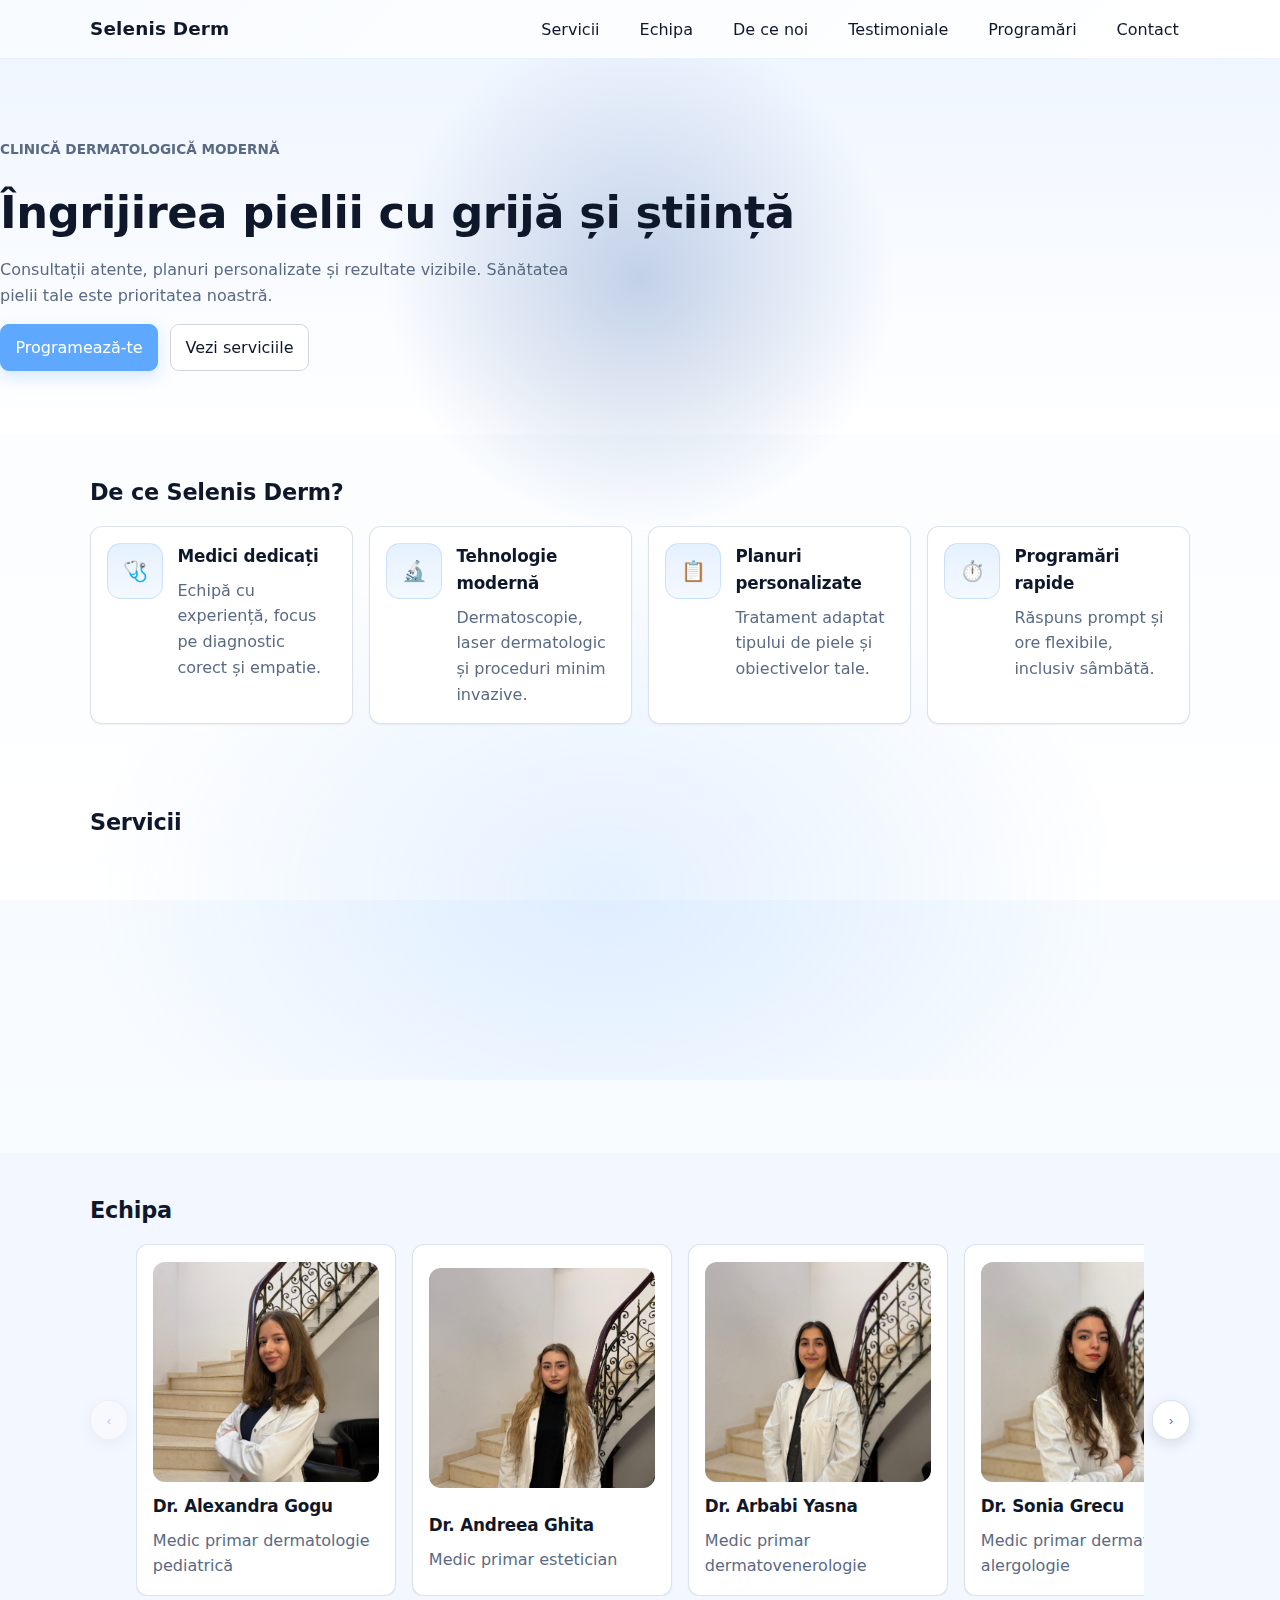
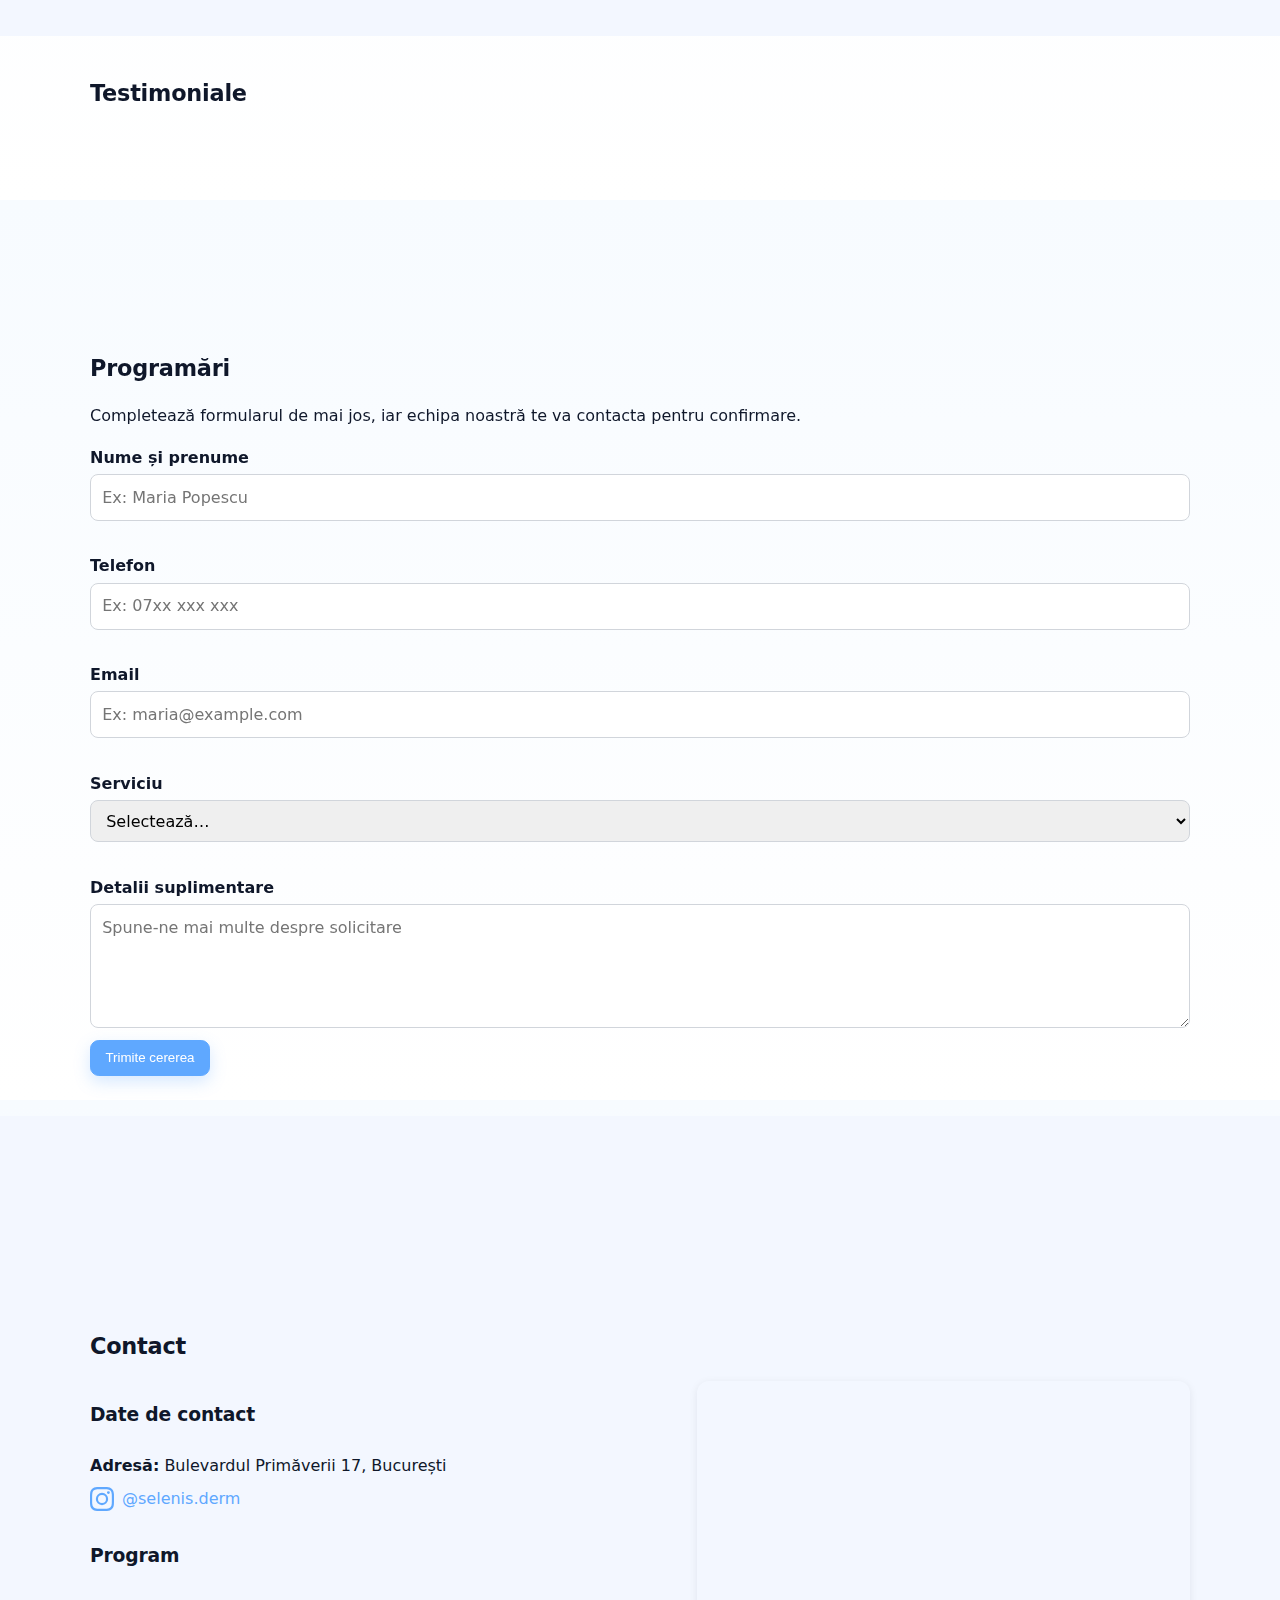
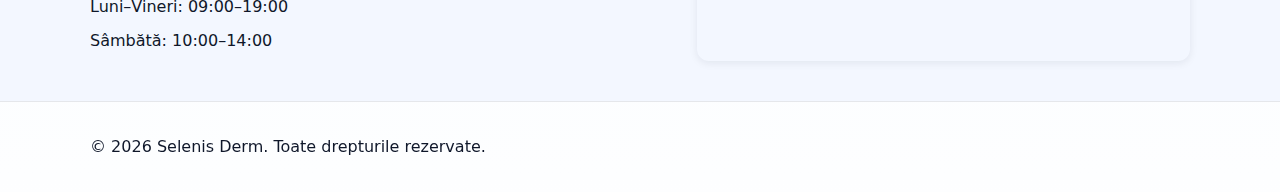
<file: index.html>
<!doctype html>
<html lang="ro">
  <head>
    <meta charset="utf-8" />
    <meta name="viewport" content="width=device-width, initial-scale=1" />
    <title>Selenis Derm — Clinică Dermatologică</title>
    <meta name="description" content="Clinică dermatologică modernă: dermatologie generală, dermatoestetică, tratamente pentru acnee, screening alunițe." />
    <meta property="og:title" content="Selenis Derm — Clinică Dermatologică" />
    <meta property="og:description" content="Îngrijirea pielii cu grijă și știință. Programări rapide și servicii moderne." />
    <meta property="og:type" content="website" />
    <meta property="og:locale" content="ro_RO" />
    <link rel="icon" href="data:image/svg+xml,<svg xmlns='http://www.w3.org/2000/svg' viewBox='0 0 32 32'><circle cx='16' cy='16' r='14' fill='%2385d0c9'/><path d='M8 18c4-10 12-10 16 0' stroke='%23fff' stroke-width='2' fill='none' /></svg>">
    <link rel="stylesheet" href="styles.css" />
  </head>
  <body>
    <header class="site-header">
      <div class="container header-inner">
        <a class="brand" href="#hero">Selenis Derm</a>
        <button class="nav-toggle" aria-label="Deschide meniul" aria-expanded="false">
          <span></span>
          <span></span>
          <span></span>
        </button>
        <nav class="site-nav" aria-label="Navigație principală">
          <ul>
            <li><a href="#servicii">Servicii</a></li>
            <li><a href="#echipa">Echipa</a></li>
            <li><a href="#beneficii">De ce noi</a></li>
            <li><a href="#testimoniale">Testimoniale</a></li>
            <li><a href="#programari">Programări</a></li>
            <li><a href="#contact">Contact</a></li>
          </ul>
        </nav>
      </div>
    </header>

    <main>
      <section id="hero" class="hero">
        <div class="hero-inner">
          <p class="eyebrow will-reveal" data-reveal>Clinică dermatologică modernă</p>
          <h1 class="will-reveal" data-reveal>Îngrijirea pielii cu grijă și știință</h1>
          <p class="will-reveal" data-reveal>Consultații atente, planuri personalizate și rezultate vizibile. Sănătatea pielii tale este prioritatea noastră.</p>
          <div class="hero-cta will-reveal" data-reveal>
            <a class="btn primary" href="#programari">Programează-te</a>
            <a class="btn" href="#servicii">Vezi serviciile</a>
          </div>
        </div>
      </section>

      <section id="beneficii" class="section">
        <div class="container">
          <h2>De ce Selenis Derm?</h2>
          <div class="grid benefits">
            <article class="card benefit will-reveal" data-reveal>
              <div class="icon" aria-hidden="true">🩺</div>
              <div>
                <h3>Medici dedicați</h3>
                <p>Echipă cu experiență, focus pe diagnostic corect și empatie.</p>
              </div>
            </article>
            <article class="card benefit will-reveal" data-reveal>
              <div class="icon" aria-hidden="true">🔬</div>
              <div>
                <h3>Tehnologie modernă</h3>
                <p>Dermatoscopie, laser dermatologic și proceduri minim invazive.</p>
              </div>
            </article>
            <article class="card benefit will-reveal" data-reveal>
              <div class="icon" aria-hidden="true">📋</div>
              <div>
                <h3>Planuri personalizate</h3>
                <p>Tratament adaptat tipului de piele și obiectivelor tale.</p>
              </div>
            </article>
            <article class="card benefit will-reveal" data-reveal>
              <div class="icon" aria-hidden="true">⏱️</div>
              <div>
                <h3>Programări rapide</h3>
                <p>Răspuns prompt și ore flexibile, inclusiv sâmbătă.</p>
              </div>
            </article>
          </div>
        </div>
      </section>

      <section id="servicii" class="section">
        <div class="container">
          <h2>Servicii</h2>
          <div class="grid">
            <article class="card will-reveal" data-reveal>
              <h3>Dermatologie generală</h3>
              <p>Consultații pentru afecțiuni ale pielii, scalpului și unghiilor.</p>
            </article>
            <article class="card will-reveal" data-reveal>
              <h3>Dermatoestetică</h3>
              <p>Proceduri minim invazive pentru rejuvenare și corecții estetice.</p>
            </article>
            <article class="card will-reveal" data-reveal>
              <h3>Tratamente acnee</h3>
              <p>Planuri personalizate pentru acnee inflamatorie și cicatrici.</p>
            </article>
            <article class="card will-reveal" data-reveal>
              <h3>Screening alunițe</h3>
              <p>Evaluare dermatoscopică periodică pentru leziuni pigmentare.</p>
            </article>
            <article class="card will-reveal" data-reveal>
              <h3>Dermatoscopie</h3>
              <p>Analiză detaliată a leziunilor cutanate pentru diagnostic precoce.</p>
            </article>
            <article class="card will-reveal" data-reveal>
              <h3>Laser dermatologic</h3>
              <p>Îndepărtare leziuni benigne, angiome și tratamente vasculare.</p>
            </article>
          </div>
        </div>
      </section>

      <section id="echipa" class="section alt">
        <div class="container">
          <h2>Echipa</h2>
          <div class="team-slider" aria-label="Slider echipă">
            <button class="slider-btn prev" aria-label="Anterior">‹</button>
            <div class="slider-window">
              <div class="slider-track">
                <article class="card person slide">
                  <img src="assets/drs/dr (9).jpeg" alt="Medic echipa Selenis 9" />
                  <div>
                    <h3>Dr. Alexandra Gogu</h3>
                    <p>Medic primar dermatologie pediatrică</p>
                  </div>
                </article>
                <article class="card person slide">
                  <img src="assets/drs/dr (1).jpeg" alt="Medic echipa Selenis 1" />
                  <div>
                    <h3>Dr. Andreea Ghita</h3>
                    <p>Medic primar estetician</p>
                  </div>
                </article>
                <article class="card person slide">
                  <img src="assets/drs/dr (2).jpeg" alt="Medic echipa Selenis 2" />
                  <div>
                    <h3>Dr. Arbabi Yasna</h3>
                    <p>Medic primar dermatovenerologie</p>
                  </div>
                </article>
                <article class="card person slide">
                  <img src="assets/drs/dr (3).jpeg" alt="Medic echipa Selenis 3" />
                  <div>
                    <h3>Dr. Sonia Grecu</h3>
                    <p>Medic primar dermatologie-alergologie</p>
                  </div>
                </article>
                <article class="card person slide">
                  <img src="assets/drs/dr (4).jpeg" alt="Medic echipa Selenis 4" />
                  <div>
                    <h3>Dr. Andrei Goia</h3>
                    <p>Medic primar ATI</p>
                  </div>
                </article>
                <article class="card person slide">
                  <img src="assets/drs/dr (5).jpeg" alt="Medic echipa Selenis 5" />
                  <div>
                    <h3>Dr. Alina Gordila</h3>
                    <p>Medic primar dermatologie-oncologie</p>
                  </div>
                </article>
                <article class="card person slide">
                  <img src="assets/drs/dr (6).jpeg" alt="Medic echipa Selenis 6" />
                  <div>
                    <h3>Dr. Eliza Girleanu</h3>
                    <p>Medic primar imuno-dermatologie</p>
                  </div>
                </article>
                <article class="card person slide">
                  <img src="assets/drs/dr (7).jpeg" alt="Medic echipa Selenis 7" />
                  <div>
                    <h3>Dr. Maria Girigan</h3>
                    <p>Medic primar chirurgie plastică</p>
                  </div>
                </article>
                <article class="card person slide">
                  <img src="assets/drs/dr (8).jpeg" alt="Medic echipa Selenis 8" />
                  <div>
                    <h3>Dr. Casian Grigoraș</h3>
                    <p>Medic primar anatomopatolog</p>
                  </div>
                </article>
                <article class="card person slide">
                  <img src="assets/drs/dr (11).jpeg" alt="Medic echipa Selenis 11" />
                  <div>
                    <h3>Dr. Tudor Gitlan</h3>
                    <p>Medic specialist dermatovenerologie</p>
                  </div>
                </article>
                <article class="card person slide">
                  <img src="assets/drs/dr (12).jpeg" alt="Medic echipa Selenis 12" />
                  <div>
                    <h3>Dr. Andrei-Alexandru Grădinaru</h3>
                    <p>Medic specialist estetician</p>
                  </div>
                </article>
                <article class="card person slide">
                  <img src="assets/drs/dr (13).jpeg" alt="Medic echipa Selenis 13" />
                  <div>
                    <h3>Dr. Andra Godea</h3>
                    <p>Medic primar endocrinologie/manager</p>
                  </div>
                </article>
                <article class="card person slide">
                  <img src="assets/drs/dr (14).jpeg" alt="Medic echipa Selenis 14" />
                  <div>
                    <h3>Dr. Darina Giosan</h3>
                    <p>Medic primar dermatologie-alergologie</p>
                  </div>
                </article>
                <article class="card person slide">
                  <img src="assets/drs/dr (15).jpeg" alt="Medic echipa Selenis 15" />
                  <div>
                    <h3>Dr. Ana Ghiondea</h3>
                    <p>Medic specialist dermatologie pediatrică</p>
                  </div>
                </article>
                <article class="card person slide">
                  <img src="assets/drs/dr (16).jpeg" alt="Medic echipa Selenis 16" />
                  <div>
                    <h3>Dr. Alexia Grădinaru</h3>
                    <p>Medic specialist dermatovenerologie</p>
                  </div>
                </article>
                <article class="card person slide">
                  <img src="assets/drs/dr (10).jpeg" alt="Medic echipa Selenis 10" />
                  <div>
                    <h3>Dr. Diana Grecu</h3>
                    <p>Medic primar medicină de laborator</p>
                  </div>
                </article>
              </div>
            </div>
            <button class="slider-btn next" aria-label="Următor">›</button>
          </div>
        </div>
      </section>

      <section id="testimoniale" class="section">
        <div class="container">
          <h2>Testimoniale</h2>
          <div class="grid testimonials">
            <article class="card quote will-reveal" data-reveal>
              <p>„După câteva ședințe, acneea mea s-a ameliorat vizibil. Recomand!”</p>
              <div class="meta">— A., 24 ani • ★★★★★</div>
            </article>
            <article class="card quote will-reveal" data-reveal>
              <p>„Explicații clare și tratament eficient. M-am simțit în siguranță.”</p>
              <div class="meta">— M., 31 ani • ★★★★☆</div>
            </article>
            <article class="card quote will-reveal" data-reveal>
              <p>„Consultație atentă, protocoale moderne. Rezultatele au fost peste așteptări.”</p>
              <div class="meta">— M., 42 ani • ★★★★★</div>
            </article>
          </div>
        </div>
      </section>

      <section id="programari" class="section">
        <div class="container">
          <h2>Programări</h2>
          <p>Completează formularul de mai jos, iar echipa noastră te va contacta pentru confirmare.</p>
          <form id="booking-form" class="form" novalidate>
            <div class="form-row">
              <label for="name">Nume și prenume</label>
              <input id="name" name="name" type="text" required placeholder="Ex: Maria Popescu" />
              <small class="error" data-error-for="name"></small>
            </div>
            <div class="form-row">
              <label for="phone">Telefon</label>
              <input id="phone" name="phone" type="tel" required placeholder="Ex: 07xx xxx xxx" />
              <small class="error" data-error-for="phone"></small>
            </div>
            <div class="form-row">
              <label for="email">Email</label>
              <input id="email" name="email" type="email" required placeholder="Ex: maria@example.com" />
              <small class="error" data-error-for="email"></small>
            </div>
            <div class="form-row">
              <label for="service">Serviciu</label>
              <select id="service" name="service" required>
                <option value="">Selectează…</option>
                <option>Consultație dermatologie</option>
                <option>Dermatoestetică</option>
                <option>Tratamente acnee</option>
                <option>Screening alunițe</option>
              </select>
              <small class="error" data-error-for="service"></small>
            </div>
            <div class="form-row">
              <label for="message">Detalii suplimentare</label>
              <textarea id="message" name="message" rows="4" placeholder="Spune-ne mai multe despre solicitare"></textarea>
            </div>
            <div class="form-actions">
              <button type="submit" class="btn primary">Trimite cererea</button>
              <p class="success" hidden>Mulțumim! Cererea ta a fost înregistrată.</p>
            </div>
          </form>
        </div>
      </section>

      <section class="section cta">
        <div class="container cta-inner will-reveal" data-reveal>
          <div>
            <h2>Ai grijă de pielea ta, începe azi</h2>
            <p class="muted">Programează o consultație și primești un plan personalizat.</p>
          </div>
          <a class="btn primary" href="#programari">Programează-te</a>
        </div>
      </section>

      <section id="contact" class="section alt">
        <div class="container">
          <h2>Contact</h2>
          <div class="contact-block">
            <div>
              <h3>Date de contact</h3>
              <ul class="contact-list">
                <li><strong>Adresă:</strong> Bulevardul Primăverii 17, București</li>
                <li class="instagram-link">
                  <a href="https://instagram.com/selenis.derm" target="_blank" rel="noopener noreferrer" aria-label="Instagram Selenis Derm">
                    <svg width="24" height="24" viewBox="0 0 24 24" fill="none" xmlns="http://www.w3.org/2000/svg" aria-hidden="true">
                      <path d="M12 2.163c3.204 0 3.584.012 4.85.07 3.252.148 4.771 1.691 4.919 4.919.058 1.265.069 1.645.069 4.849 0 3.205-.012 3.584-.069 4.849-.149 3.225-1.664 4.771-4.919 4.919-1.266.058-1.644.07-4.85.07-3.204 0-3.584-.012-4.849-.07-3.26-.149-4.771-1.699-4.919-4.92-.058-1.265-.07-1.644-.07-4.849 0-3.204.013-3.583.07-4.849.149-3.227 1.664-4.771 4.919-4.919 1.266-.057 1.645-.069 4.849-.069zM12 0C8.741 0 8.333.014 7.053.072 2.695.272.273 2.69.073 7.052.014 8.333 0 8.741 0 12c0 3.259.014 3.668.072 4.948.2 4.358 2.618 6.78 6.98 6.98C8.333 23.986 8.741 24 12 24c3.259 0 3.668-.014 4.948-.072 4.354-.2 6.782-2.618 6.979-6.98.059-1.28.073-1.689.073-4.948 0-3.259-.014-3.667-.072-4.947-.196-4.354-2.617-6.78-6.979-6.98C15.668.014 15.259 0 12 0zm0 5.838a6.162 6.162 0 100 12.324 6.162 6.162 0 000-12.324zM12 16a4 4 0 110-8 4 4 0 010 8zm6.406-11.845a1.44 1.44 0 100 2.881 1.44 1.44 0 000-2.881z" fill="currentColor"/>
                    </svg>
                    <span>@selenis.derm</span>
                  </a>
                </li>
              </ul>
              <h3>Program</h3>
              <ul class="contact-list">
                <li>Luni–Vineri: 09:00–19:00</li>
                <li>Sâmbătă: 10:00–14:00</li>
              </ul>
            </div>
            <div class="map-container">
              <iframe
                src="https://www.google.com/maps/embed?pb=!1m18!1m12!1m3!1d2847.8739614486797!2d26.0846!3d44.4698!2m3!1f0!2f0!3f0!3m2!1i1024!2i768!4f13.1!3m3!1m2!1s0x40b201f39e6c0001%3A0x1!2sBulevardul%20Prim%C4%83verii%2017%2C%20Bucure%C8%99ti!5e0!3m2!1sen!2sro!4v1234567890"
                width="100%"
                height="100%"
                style="border:0;"
                allowfullscreen=""
                loading="lazy"
                referrerpolicy="no-referrer-when-downgrade"
                title="Locație Selenis Derm pe hartă">
              </iframe>
            </div>
          </div>
        </div>
      </section>
    </main>

    <footer class="site-footer">
      <div class="container footer-inner">
        <p>© <span id="year"></span> Selenis Derm. Toate drepturile rezervate.</p>
      </div>
    </footer>

    <script src="script.js"></script>
  </body>
</html>
</file>
<file: styles.css>
/* Paletă simplă și curată */
:root {
  --bg: #ffffff;
  --text: #0f172a; /* slate-900 */
  --muted: #5a6a85; /* slate-500-ish */
  --primary: #5fa8ff; /* baby blue */
  --primary-700: #3b7dd6;
  --surface: #f3f7ff; /* very light blue */
  --ring: rgba(95, 168, 255, 0.28);
  --accent: #f0f6ff; /* accent light */
}

/* Reset de bază */
* { box-sizing: border-box; }
html, body { height: 100%; }
body {
  margin: 0;
  font-family: system-ui, -apple-system, Segoe UI, Roboto, "Helvetica Neue", Arial, "Noto Sans", "Apple Color Emoji", "Segoe UI Emoji";
  color: var(--text);
  background: linear-gradient(180deg, #f7fbff, #ffffff);
  line-height: 1.6;
}
h1, h2, h3 { letter-spacing: -0.01em; }
img { max-width: 100%; display: block; }
a { color: inherit; text-decoration: none; }
main, .site-header, .site-footer { position: relative; z-index: 1; }
/* Fundal global cu glow-uri blurate pentru un look modern */
body::after {
  content: "";
  position: fixed;
  inset: -20vh -20vw;
  background:
    radial-gradient(38% 38% at 12% 18%, rgba(95,168,255,0.22), rgba(95,168,255,0) 60%),
    radial-gradient(42% 42% at 82% 10%, rgba(171,205,255,0.24), rgba(171,205,255,0) 60%),
    radial-gradient(48% 48% at 48% 85%, rgba(95,168,255,0.16), rgba(95,168,255,0) 60%);
  pointer-events: none;
  z-index: 0;
}

.container {
  width: min(1100px, 92%);
  margin: 0 auto;
}

/* Header modern cu gradient + blur */
.site-header {
  position: sticky;
  top: 0;
  z-index: 100;
  background: linear-gradient(135deg, #f8fbff 0%, #ffffff 100%);
  border-bottom: 1px solid rgba(95,168,255,0.12);
}
.site-header::before {
  display: none;
}
.header-inner {
  display: flex;
  align-items: center;
  justify-content: space-between;
  padding: 0.9rem 0;
  backdrop-filter: none;
  background: transparent;
  border-bottom: none;
}
.brand { font-weight: 800; font-size: 1.15rem; letter-spacing: 0.01em; }
.nav-toggle { display: none; font-size: 1.35rem; background: none; border: 0; cursor: pointer; }
.site-nav ul { display: flex; gap: 1.1rem; list-style: none; padding: 0; margin: 0; }
.site-nav a {
  position: relative;
  padding: 0.55rem 0.7rem;
  border-radius: 999px;
  transition: color .2s ease, background .2s ease;
}
.site-nav a::after {
  content: "";
  position: absolute; left: 0.8rem; right: 0.8rem; bottom: 0.3rem;
  height: 2px; border-radius: 2px;
  background: linear-gradient(90deg, rgba(95,168,255,0.9), rgba(59,125,214,0.9));
  transform: scaleX(0);
  transform-origin: left;
  transition: transform .25s ease;
}
.site-nav a:hover { background: rgba(33,83,163,0.08); }
.site-nav a:hover::after { transform: scaleX(1); }
.site-header.scrolled .header-inner { box-shadow: 0 6px 20px rgba(15,23,42,0.08); }

/* Hero */
.hero {
  position: relative;
  background: linear-gradient(180deg, var(--accent), var(--bg));
  padding: 5rem 0 4rem;
}
.hero::before {
  content: "";
  position: absolute;
  inset: -80px auto auto 50%;
  width: 600px; height: 600px;
  transform: translateX(-50%);
  background: radial-gradient(ellipse at center, rgba(33,83,163,0.25), rgba(33,83,163,0) 60%);
  pointer-events: none;
}
.hero::after {
  content: "";
  position: absolute; left: 0; right: 0; bottom: 0;
  height: 0;
  background: none;
  clip-path: none;
}
.eyebrow { color: var(--primary-700); font-weight: 700; margin: 0 0 0.25rem; text-transform: uppercase; font-size: 0.85rem; }
.hero-inner h1 { font-size: clamp(1.8rem, 4vw, 2.8rem); margin: 0 0 0.5rem; }
.hero-inner p { color: var(--muted); margin: 0 0 1rem; max-width: 60ch; }
.hero-cta { display: flex; gap: 0.75rem; }

/* Secțiuni */
.section { padding: 2.5rem 0; position: relative; }
.section.alt { background: var(--surface); }
.section h2 { font-size: 1.4rem; margin: 0 0 1rem; }

/* Separatoare diagonale per secțiune */
/* Eliminăm separatoarele — site continuu */
.section.split-top::before, .section.split-bottom::after { content: none; }

.grid {
  display: grid;
  grid-template-columns: repeat(3, 1fr);
  gap: 1rem;
}
.card {
  background: #ffffff;
  border: 1px solid rgba(215,223,235,0.9);
  border-radius: 0.75rem;
  padding: 1rem;
  box-shadow: 0 1px 2px rgba(17, 24, 39, 0.06);
  transition: transform .25s ease, box-shadow .25s ease, border-color .25s ease;
}
.card h3 { margin: 0 0 0.5rem; font-size: 1.05rem; }
.card p { margin: 0; color: var(--muted); }
.card:hover { transform: translateY(-2px); box-shadow: 0 8px 24px rgba(15,23,42,0.08); border-color: rgba(33,83,163,0.22); }

/* Beneficii */
.benefits { grid-template-columns: repeat(4, 1fr); }
.benefit { display: grid; grid-template-columns: 56px 1fr; align-items: start; gap: 0.9rem; }
.benefit .icon {
  width: 56px; height: 56px; border-radius: 14px; display: grid; place-items: center;
  background: linear-gradient(180deg, rgba(95,168,255,0.16), rgba(171,205,255,0.12));
  border: 1px solid rgba(95,168,255,0.25); font-size: 1.25rem; color: var(--primary-700);
}
.benefit h3 { font-weight: 700; }
.benefit p { color: var(--muted); }

/* Echipa */
.team { grid-template-columns: repeat(2, 1fr); }
.person { display: flex; align-items: center; gap: 0.75rem; }
.avatar {
  width: 56px; height: 56px; border-radius: 999px;
  background: radial-gradient(circle at 30% 30%, #c4f3ee, #85d0c9);
  border: 2px solid #e5e7eb;
}

/* Slider echipă */
.team-slider { position: relative; display: flex; align-items: center; gap: 0.5rem; }
.slider-window { overflow: hidden; width: 100%; }
.slider-track { display: flex; gap: 1rem; transition: transform .35s ease; }
.slide { flex: 0 0 clamp(220px, 24vw, 260px); display: grid; gap: 0.65rem; }
.slide img { width: 100%; height: 220px; object-fit: cover; border-radius: 0.75rem; }
.slider-btn {
  background: #ffffff;
  border: 1px solid rgba(215,223,235,0.9);
  color: var(--primary-700);
  width: 40px; height: 40px;
  border-radius: 999px;
  display: grid; place-items: center;
  box-shadow: 0 4px 14px rgba(15,23,42,0.12);
  cursor: pointer;
}
.slider-btn:hover { background: var(--primary); color: #fff; border-color: var(--primary); }
.slider-btn:disabled { opacity: 0.35; cursor: not-allowed; }


/* Testimoniale */
.testimonials { grid-template-columns: repeat(3, 1fr); }
.quote p { margin-bottom: 0.5rem; }
.quote .meta { color: var(--muted); font-size: 0.95rem; }

/* Contact */
.contact-block { display: grid; grid-template-columns: 1.2fr 1fr; gap: 1rem; }
.contact-list { list-style: none; padding: 0; margin: 0.25rem 0 0; }
.contact-list li { padding: 0.25rem 0; }
.instagram-link a {
  display: inline-flex;
  align-items: center;
  gap: 0.5rem;
  color: var(--primary);
  transition: color .2s ease;
}
.instagram-link a:hover { color: var(--primary-700); }
.instagram-link svg { flex-shrink: 0; }
.map-container {
  min-height: 280px;
  border-radius: 0.75rem;
  overflow: hidden;
  box-shadow: 0 2px 8px rgba(15,23,42,0.08);
}

/* Form */
.form { display: grid; gap: 0.75rem; }
.form-row { display: grid; gap: 0.25rem; }
label { font-weight: 600; }
input, select, textarea {
  padding: 0.6rem 0.7rem;
  border: 1px solid #d1d5db;
  border-radius: 0.5rem;
  font: inherit;
}
input:focus, select:focus, textarea:focus {
  outline: 2px solid var(--ring);
  border-color: var(--primary);
}
.error { color: #b91c1c; font-size: 0.85rem; min-height: 1.2em; }
.success { color: var(--primary-700); font-weight: 600; }
.form-actions { display: flex; align-items: center; gap: 0.75rem; }

/* Butoane */
.btn {
  display: inline-flex; align-items: center; justify-content: center;
  padding: 0.6rem 0.9rem; border-radius: 0.55rem;
  border: 1px solid #d1d5db; background: var(--bg); color: var(--text);
}
.btn.primary { background: var(--primary); border-color: var(--primary); color: #fff; box-shadow: 0 6px 16px rgba(95,168,255,0.25); }
.btn.primary:hover { background: var(--primary-700); border-color: var(--primary-700); box-shadow: 0 10px 24px rgba(59,125,214,0.25); }

/* CTA */
.cta { background: var(--surface); }
.cta-inner { display: flex; align-items: center; justify-content: space-between; gap: 1rem; }
.cta .muted { color: var(--muted); }
/* Animatii de aparitie (scroll reveal) */
.will-reveal { opacity: 0; transform: translateY(10px); will-change: opacity, transform; }
.reveal { opacity: 1; transform: translateY(0); transition: opacity .45s ease, transform .45s ease; }

@media (prefers-reduced-motion: reduce) {
  .will-reveal, .reveal, .card { transition: none !important; }
}

/* Footer */
.site-footer { border-top: 1px solid #e5e7eb; }
.footer-inner { display: flex; align-items: center; justify-content: space-between; padding: 1rem 0; }
.footer-inner nav { display: flex; gap: 0.75rem; }
.footer-inner a { color: var(--muted); }
.footer-inner a:hover { color: var(--primary-700); }

/* Responsivitate */
@media (max-width: 900px) {
  .grid { grid-template-columns: repeat(2, 1fr); }
  .contact-block { grid-template-columns: 1fr; }
  .testimonials { grid-template-columns: repeat(2, 1fr); }
  .benefits { grid-template-columns: repeat(2, 1fr); }
  .slide { flex: 0 0 clamp(200px, 45vw, 240px); }
}
@media (max-width: 640px) {
  .container { width: min(1100px, 90%); }
  .grid { grid-template-columns: 1fr; }
  .benefits { grid-template-columns: 1fr; }
  .hero { padding: 3.5rem 0 2.5rem; }
  .hero-inner h1 { font-size: clamp(1.5rem, 6vw, 2rem); }
  .hero-cta { flex-direction: column; width: 100%; }
  .hero-cta .btn { width: 100%; justify-content: center; }
  .section { padding: 2rem 0; }
  .section h2 { font-size: 1.25rem; }
  .card { padding: 0.9rem; }
  .benefit { grid-template-columns: 48px 1fr; gap: 0.65rem; }
  .benefit .icon { width: 48px; height: 48px; font-size: 1.1rem; }
  
  /* Mobile header cu side drawer */
  .header-inner { 
    justify-content: space-between; 
    padding: 0.9rem 0;
  }
  .brand { font-size: 1.25rem; }
  
  .nav-toggle { 
    display: flex;
    flex-direction: column;
    gap: 5px;
    background: none;
    border: none;
    padding: 8px;
    cursor: pointer;
    z-index: 300;
    position: relative;
  }
  
  .nav-toggle span {
    display: block;
    width: 24px;
    height: 2.5px;
    background: var(--primary);
    border-radius: 2px;
    transition: all 0.3s cubic-bezier(0.4, 0, 0.2, 1);
  }
  
  .nav-toggle.open span:nth-child(1) {
    transform: rotate(45deg) translate(7px, 7px);
  }
  
  .nav-toggle.open span:nth-child(2) {
    opacity: 0;
    transform: translateX(10px);
  }
  
  .nav-toggle.open span:nth-child(3) {
    transform: rotate(-45deg) translate(7px, -7px);
  }
  
  .site-nav { 
    position: fixed;
    top: 0;
    right: 0;
    bottom: 0;
    width: 320px;
    max-width: 90vw;
    background: linear-gradient(135deg, var(--primary) 0%, #4a8fe5 100%);
    box-shadow: -4px 0 32px rgba(0,0,0,0.15);
    transform: translateX(100%);
    transition: transform 0.35s cubic-bezier(0.4, 0, 0.2, 1);
    z-index: 250;
    overflow-y: auto;
  }
  
  .site-nav.open { 
    transform: translateX(0);
  }
  
  .site-nav::before {
    content: '';
    position: fixed;
    inset: 0;
    background: rgba(0,0,0,0.5);
    opacity: 0;
    pointer-events: none;
    transition: opacity 0.3s ease;
    z-index: -1;
  }
  
  .site-nav.open::before {
    opacity: 1;
    pointer-events: auto;
  }
  
  .site-nav ul { 
    flex-direction: column;
    padding: 6rem 0 3rem;
    gap: 0.5rem;
  }
  
  .site-nav li {
    opacity: 0;
    transform: translateX(30px);
    transition: opacity 0.3s ease, transform 0.3s ease;
  }
  
  .site-nav.open li { opacity: 1; transform: translateX(0); }
  .site-nav.open li:nth-child(1) { transition-delay: 0.05s; }
  .site-nav.open li:nth-child(2) { transition-delay: 0.1s; }
  .site-nav.open li:nth-child(3) { transition-delay: 0.15s; }
  .site-nav.open li:nth-child(4) { transition-delay: 0.2s; }
  .site-nav.open li:nth-child(5) { transition-delay: 0.25s; }
  .site-nav.open li:nth-child(6) { transition-delay: 0.3s; }
  
  .site-nav a { 
    padding: 1.25rem 1.75rem;
    font-size: 1.2rem;
    font-weight: 600;
    color: #ffffff;
    border-left: 4px solid rgba(255,255,255,0.2);
    transition: all 0.25s ease;
    display: block;
  }
  
  .site-nav a:hover,
  .site-nav a:active {
    background: rgba(255,255,255,0.15);
    border-left-color: #ffffff;
    padding-left: 2rem;
  }
  
  .site-nav a::after { display: none; }
  
  .cta-inner { flex-direction: column; align-items: flex-start; }
  .slider-btn { width: 36px; height: 36px; font-size: 1.2rem; }
  .slide { flex: 0 0 clamp(180px, 70vw, 220px); }
  .slide img { height: 180px; }
  .testimonials { grid-template-columns: 1fr; }
  .map-container { min-height: 220px; }
  .contact-list li { font-size: 0.95rem; }
}
</file>
